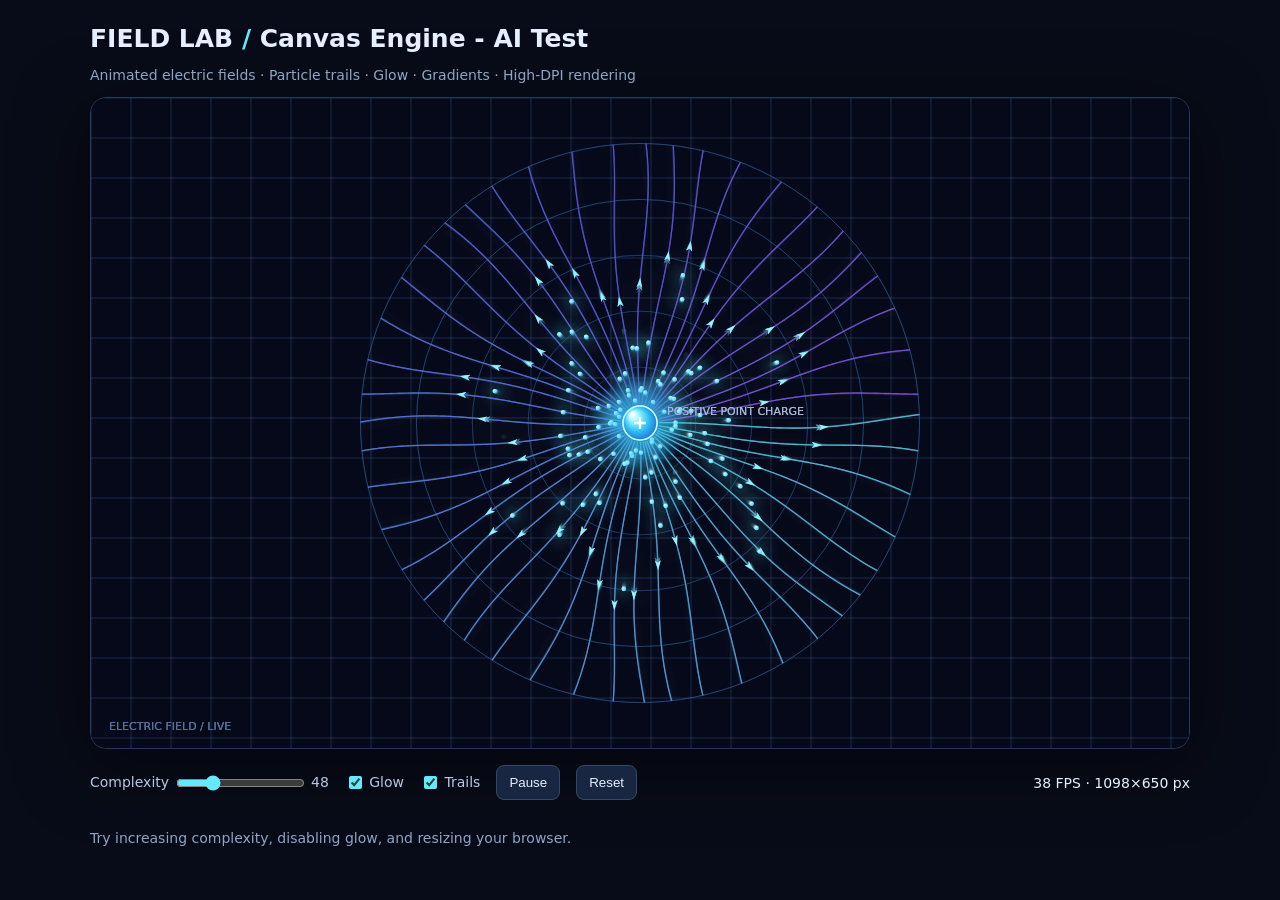
<file: canvas-test.html>
<!DOCTYPE html>
<html lang="en">
<head>
<meta charset="UTF-8">
<meta name="viewport" content="width=device-width, initial-scale=1">
<title>Canvas Graphics Lab - AI</title>
<style>
  * { box-sizing: border-box; }
  body {
    margin: 0;
    background: #080c18;
    color: #e5efff;
    font: 14px system-ui, sans-serif;
    padding: 24px;
  }
  main { max-width: 1100px; margin: auto; }
  h1 { font-size: 25px; margin: 0 0 6px; }
  p { color: #91a4c5; }
  .stage {
    overflow: hidden;
    border: 1px solid #283858;
    border-radius: 16px;
    box-shadow: 0 15px 70px #0008;
    background: #0a1022;
  }
  canvas { display: block; width: 100%; }
  .controls {
    display: flex; flex-wrap: wrap; gap: 16px;
    align-items: center; padding: 16px 0;
  }
  button, select {
    color: #e5efff; background: #182642;
    border: 1px solid #344968; border-radius: 8px;
    padding: 9px 12px; cursor: pointer;
  }
  label { color: #b7c7e3; }
  input { vertical-align: middle; accent-color: #64e9ff; }
  #stats { margin-left: auto; font-variant-numeric: tabular-nums; }
</style>
</head>
<body>
<main>
  <h1>FIELD LAB <span style="color:#65e8ff">/</span> Canvas Engine - AI Test</h1>
  <p>Animated electric fields · Particle trails · Glow · Gradients · High-DPI rendering</p>

  <div class="stage">
    <canvas id="scene"></canvas>
  </div>

  <div class="controls">
    <label>Complexity
      <input id="amount" type="range" min="8" max="160" value="48">
      <span id="amountText">48</span>
    </label>
    <label><input id="glow" type="checkbox" checked> Glow</label>
    <label><input id="trails" type="checkbox" checked> Trails</label>
    <button id="pause">Pause</button>
    <button id="reset">Reset</button>
    <span id="stats">Starting…</span>
  </div>
  <p>Try increasing complexity, disabling glow, and resizing your browser.</p>
</main>

<script>
const canvas = document.querySelector("#scene");
const ctx = canvas.getContext("2d");
const amount = document.querySelector("#amount");
const glow = document.querySelector("#glow");
const trails = document.querySelector("#trails");
const stats = document.querySelector("#stats");

let w = 0, h = 0, dpr = 1, time = 0, paused = false;
let last = performance.now(), frames = 0, fps = 0, lastStats = 0;

function resize() {
  const rect = canvas.getBoundingClientRect();
  w = rect.width;
  h = Math.min(650, w * 0.61);
  dpr = Math.min(window.devicePixelRatio || 1, 2);
  canvas.width = Math.round(w * dpr);
  canvas.height = Math.round(h * dpr);
  canvas.style.height = h + "px";
  ctx.setTransform(dpr, 0, 0, dpr, 0, 0);
}
window.addEventListener("resize", resize);
resize();

function line(x1, y1, x2, y2, color, width=1) {
  ctx.beginPath();
  ctx.moveTo(x1, y1);
  ctx.lineTo(x2, y2);
  ctx.strokeStyle = color;
  ctx.lineWidth = width;
  ctx.stroke();
}

function arrow(x, y, angle, size, color) {
  ctx.save();
  ctx.translate(x, y);
  ctx.rotate(angle);
  ctx.beginPath();
  ctx.moveTo(size, 0);
  ctx.lineTo(-size, size * .58);
  ctx.lineTo(-size * .5, 0);
  ctx.lineTo(-size, -size * .58);
  ctx.closePath();
  ctx.fillStyle = color;
  ctx.fill();
  ctx.restore();
}

function fieldLine(cx, cy, r, a, t, index) {
  // Slightly bend the radial line to create a flowing field.
  const points = [];
  const end = Math.min(r, Math.min(w, h) * .43);
  for (let i = 0; i <= 90; i++) {
    const d = 19 + (end - 19) * i / 90;
    const bend = Math.sin(d * .018 - t * .7 + index) * d * .035;
    const angle = a + bend / Math.max(d, 1);
    points.push([
      cx + Math.cos(angle) * d,
      cy + Math.sin(angle) * d
    ]);
  }

  ctx.beginPath();
  points.forEach(([x, y], i) => {
    if (i === 0) ctx.moveTo(x, y);
    else ctx.lineTo(x, y);
  });
  ctx.strokeStyle = `hsla(${188 + index * 1.5}, 100%, 70%, .53)`;
  ctx.lineWidth = 1.15;
  ctx.stroke();

  const j = Math.floor((.52 + .12 * Math.sin(t + index)) * 90);
  const p = points[j], q = points[j + 1];
  arrow(p[0], p[1], Math.atan2(q[1]-p[1], q[0]-p[0]),
        5, "#91f5ff");
}

function particle(cx, cy, a, t, i) {
  const radius = 30 + (i % 13) * 11;
  const speed = .35 + (i % 7) * .09;
  const d = 20 + ((t * 36 * speed + i * 37) % radius);
  const angle = a + Math.sin(d * .018 - t * .7 + i) * .035;

  const x = cx + Math.cos(angle) * d;
  const y = cy + Math.sin(angle) * d;

  if (glow.checked) {
    ctx.shadowBlur = 16;
    ctx.shadowColor = "#56eaff";
  }
  const gradient = ctx.createRadialGradient(x-2,y-2,0,x,y,5);
  gradient.addColorStop(0, "#ffffff");
  gradient.addColorStop(.35, "#8af5ff");
  gradient.addColorStop(1, "#249cff");

  ctx.beginPath();
  ctx.arc(x, y, 2.2, 0, Math.PI * 2);
  ctx.fillStyle = gradient;
  ctx.fill();
  ctx.shadowBlur = 0;
}

function draw(now) {
  requestAnimationFrame(draw);
  const dt = Math.min((now - last) / 1000, .05);
  last = now;
  if (!paused) time += dt;

  frames++;
  if (now - lastStats > 500) {
    fps = Math.round(frames * 1000 / (now - lastStats || 1));
    frames = 0;
    lastStats = now;
    stats.textContent = `${fps} FPS · ${canvas.width}×${canvas.height} px`;
  }

  // Background and subtle grid.
  ctx.globalCompositeOperation = "source-over";
  ctx.fillStyle = trails.checked
    ? "rgba(8, 12, 27, .30)" : "#080c1b";
  ctx.fillRect(0, 0, w, h);

  ctx.lineWidth = .5;
  for (let x = 0; x < w; x += 40)
    line(x, 0, x, h, "rgba(91,133,196,.09)");
  for (let y = 0; y < h; y += 40)
    line(0, y, w, y, "rgba(91,133,196,.09)");

  const cx = w * .5, cy = h * .5;
  const radius = Math.min(w, h) * .43;
  const n = Number(amount.value);

  // Concentric rings.
  for (let i = 1; i <= 5; i++) {
    ctx.beginPath();
    ctx.arc(cx, cy, i * radius / 5, 0, Math.PI * 2);
    ctx.strokeStyle = `rgba(83, 168, 255, ${.08 + i * .015})`;
    ctx.lineWidth = 1;
    ctx.stroke();
  }

  // Field lines.
  for (let i = 0; i < n; i++) {
    const a = i * Math.PI * 2 / n;
    fieldLine(cx, cy, radius, a, time, i);
  }

  // Moving particles.
  for (let i = 0; i < n * 2; i++) {
    particle(cx, cy, i * Math.PI * 2 / (n * 2), time, i);
  }

  // Soft, layered central glow.
  if (glow.checked) {
    const g = ctx.createRadialGradient(cx, cy, 2, cx, cy, 48);
    g.addColorStop(0, "rgba(96,245,255,.48)");
    g.addColorStop(.35, "rgba(37,153,255,.17)");
    g.addColorStop(1, "rgba(37,153,255,0)");
    ctx.fillStyle = g;
    ctx.beginPath();
    ctx.arc(cx, cy, 48, 0, Math.PI * 2);
    ctx.fill();
  }

  // Charge body: gradient, outline, specular highlight.
  const body = ctx.createRadialGradient(cx-8, cy-9, 1, cx, cy, 20);
  body.addColorStop(0, "#ffffff");
  body.addColorStop(.17, "#b7faff");
  body.addColorStop(.55, "#36c7f4");
  body.addColorStop(1, "#1761d6");

  if (glow.checked) {
    ctx.shadowColor = "#38dfff";
    ctx.shadowBlur = 30;
  }
  ctx.beginPath();
  ctx.arc(cx, cy, 17, 0, Math.PI * 2);
  ctx.fillStyle = body;
  ctx.fill();
  ctx.shadowBlur = 0;
  ctx.strokeStyle = "#d1fcff";
  ctx.lineWidth = 1.5;
  ctx.stroke();

  // Crisp charge symbol.
  line(cx-6, cy, cx+6, cy, "#ffffff", 2.5);
  line(cx, cy-6, cx, cy+6, "#ffffff", 2.5);

  ctx.fillStyle = "#a8badc";
  ctx.font = "11px system-ui";
  ctx.fillText("POSITIVE POINT CHARGE", cx + 27, cy - 8);
  ctx.fillStyle = "#59749f";
  ctx.fillText("ELECTRIC FIELD / LIVE", 18, h - 18);
}

amount.addEventListener("input", () => {
  document.querySelector("#amountText").textContent = amount.value;
});
document.querySelector("#pause").onclick = () => {
  paused = !paused;
  document.querySelector("#pause").textContent = paused ? "Resume" : "Pause";
};
document.querySelector("#reset").onclick = () => {
  time = 0;
  ctx.clearRect(0, 0, w, h);
};

requestAnimationFrame(draw);
</script>
</body>
</html>
</file>
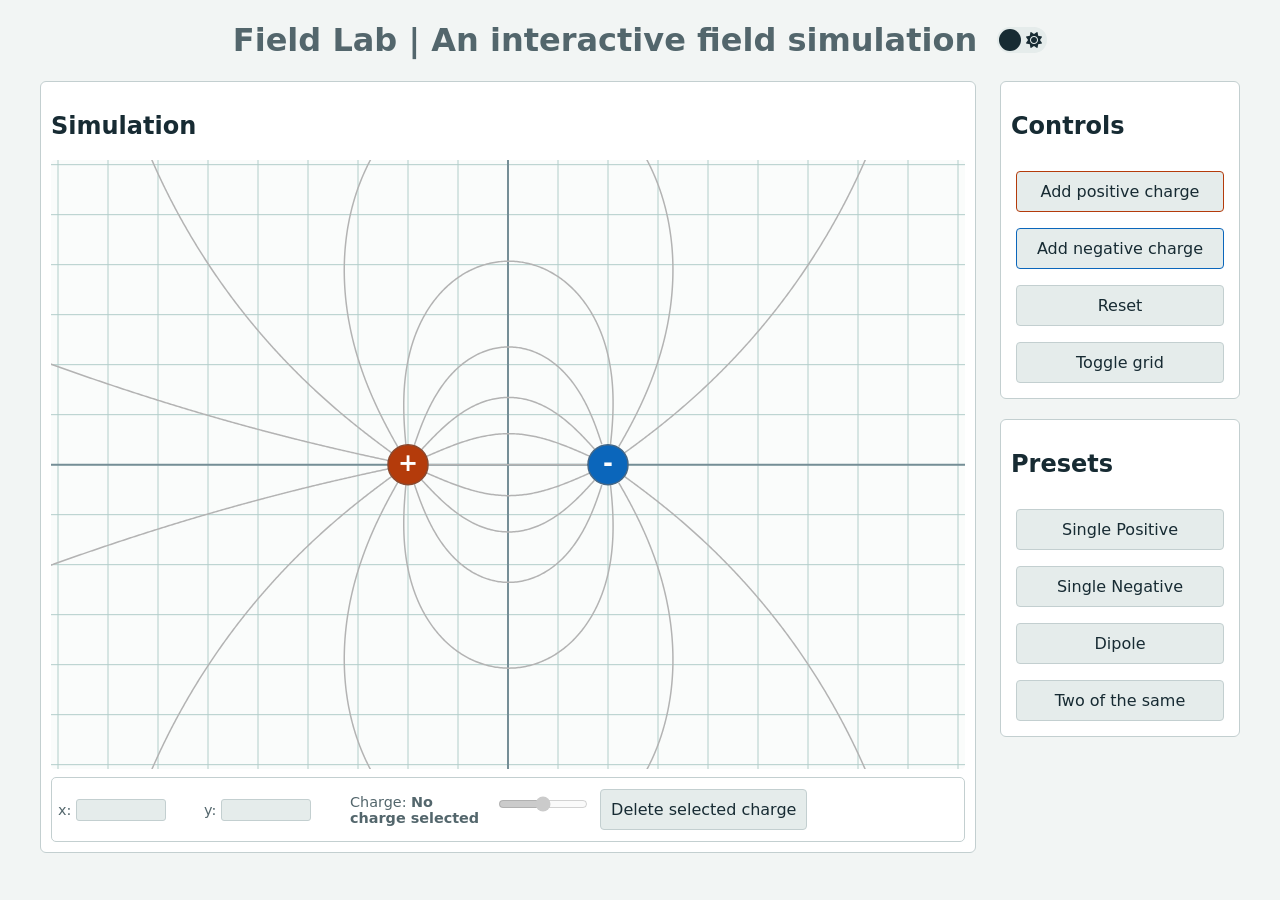
<file: index-mb.html>
<!DOCTYPE html>
<html lang="en" data-theme="light">
<head>
    <meta charset="UTF-8">
    <meta name="viewport" content="width=device-width, initial-scale=1.0">
    <title>FieldLab</title>
    <link rel="stylesheet" href="./style-mb.css">
    <link rel="stylesheet" href="https://cdnjs.cloudflare.com/ajax/libs/font-awesome/6.5.1/css/all.min.css">
    <link rel="icon" href="./FieldLab.svg" type="image/svg+xml">
</head>
<body>
    <div id="heading">
        <span>
            <h1>Field Lab | An interactive field simulation</h1>
        </span>
        <aside>
            <div>
                <input type="checkbox" class="checkbox" id="theme-checkbox">
                <label for="theme-checkbox" class="checkbox-label">
                    <i class="fas fa-moon"></i>
                    <i class="fas fa-sun"></i>
                    <span class="ball"></span>
                </label>
            </div>
        </aside>
    </div>
    <main class="simulation-layout">
        <section class="canvas-panel">
            <h2>Simulation</h2>
            <canvas id="field-canvas" width="600" height="400"></canvas>
            <section class="info-panel">
                <label class="info-panel-label">
                    x:
                    <input type="number" id="x-coordinate" step="0.1">
                </label>

                <label class="info-panel-label">
                    y:
                    <input type="number" id="y-coordinate" step="0.1">
                </label>

                <label class="info-panel-label">
                    Charge:
                    <span id="charge-value">No charge selected</span>
                </label>
                <section class="selected-charge">
                <input id="charge-slider" type="range" min="-5" max="5" step="0.1" disabled>
                <button id="delete-charge" disabled>
                    Delete selected charge
                </button>
            </section>
            </section>
        </section>
        <aside class="aside-panel">
            <div class="control-panel">
            <h2>Controls</h2>
            <button id="add-charge-positive">Add positive charge</button>
            <button id="add-charge-negative">Add negative charge</button>
            <button id="reset-button">Reset</button>
            <button id="grid-toggle">Toggle grid</button>
            </div>
            <div class="preset-panel">
            <h2>Presets</h2>
            <button id="single-positive-preset">Single Positive</button>
            <button id="single-negative-preset">Single Negative</button>
            <button id="dipole-preset">Dipole</button>
            <button id="two-same-preset">Two of the same</button>
            </div>
        </aside>
    </main>
    <script src="main.js"></script>
</body>
</html>
</file>
<file: style-mb.css>
:root{
    --positive: #b43b0b;
    --positive-bd: #8a482e;
    --negative: #0b66bb;
    --negative-bd: #436686;
    --neutral: #505050;
    --neutral-bd: #606060;
}
:root[data-theme="dark"] {
    color-scheme: dark;

    --bg: #06141B;
    --panel: #11212D;
    --surface: #253745;
    --border: #4A5C6A;
    --text-muted: #9BA8AB;
    --text: #CCD0CD;
    --canvas-bg: #253745;
    --grid: #38607c;
    --axis: #276472;
    --field-lines: #798999;
}

:root[data-theme="light"] {
    color-scheme: light;

    --bg: #f2f5f4;
    --panel: #FFFFFF;
    --surface: #E5ECEB;
    --border: #C3CFD0;
    --text-muted: #53666C;
    --text: #172B33;
    --canvas-bg: #FAFCFB;
    --grid: #b2ceca;
    --axis: #758e96;
    --field-lines: #b3b3b3;
}


* {
    box-sizing: border-box;
}


body {
    margin: 0;
    min-height: 100vh;

    display: flex;
    flex-direction: column;
    align-items: center;

    background: var(--bg);
    color: var(--text);
    font-family: system-ui, sans-serif;
    transition: background 0.3s, color 0.3s;
}

header {
    width: min(100% - 32px, 1200px);
    margin: 24px auto;

    display: flex;
    align-items: center;
    justify-content: space-between;
    gap: 16px;
}
/* from ... */
.checkbox {
  opacity: 0;
  position: absolute;
}
.checkbox-label {
  background-color: var(--surface);
  width: 50px;
  height: 26px;
  border-radius: 50px;
  position: relative;
  padding: 5px;
  cursor: pointer;
  display: flex;
  justify-content: space-between;
  align-items: center;
}

.checkbox-label .ball {
  background-color: var(--text);
  width: 22px;
  height: 22px;
  position: absolute;
  left: 2px;
  top: 2px;
  border-radius: 50%;
  transition: transform 0.2s linear;
}

.checkbox:checked + .checkbox-label .ball {
  transform: translateX(24px);
}

.fa-moon,
.fa-sun {color: var(--text);
}
/* --- */

.simulation-layout {
    display: grid;
    grid-template-columns: minmax(0, 1fr) 240px;
    gap: 24px;
    align-items: start;

    width: min(calc(100% - 32px), 1200px);
    margin: 0 auto;
}

@media (max-width: 700px) {
    .simulation-layout {
        grid-template-columns: minmax(0, 1fr);
    }
}

.canvas-panel,
.preset-panel,
.control-panel {
    background: var(--panel);
    border: 1px solid var(--border);
    border-radius: 6px;
    padding: 10px;
    transition: background 0.3s;
}

.control-panel,
.preset-panel {
    display: flex;
    flex-direction: column;
    gap: 6px;
    margin-bottom: 20px;
}

.info-panel {
    display: flex;
    flex-wrap: wrap;
    align-items: center;
    gap: 16px;

    margin-top: 8px;
    padding: 6px;

    background: var(--panel);
    border: 1px solid var(--border);
    border-radius: 5px;
    transition: background 0.3s;
}
.info-panel-label {
    display: block;
    align-items: center;
    width : 130px;

    color: var(--text-muted);
    font-size: 0.9rem;
    font-weight: 500;
}

.info-panel input {
    width: 90px;
    padding: 2px 6px;

    background: var(--surface);
    color: var(--text-muted);

    border: 1px solid var(--border);
    border-radius: 3px;

    font: inherit;
}

.info-panel input:focus {
    outline: 2px solid var(--axis);
    outline-offset: 2px;
}

#charge-value {
    color: var(--text-muted);
    font-weight: 600;
}

h1 {
    color: var(--text-muted);
}

#heading {
    display: flex;
  align-items: center; 
  gap: 20px; 
}

p{
    font-size: 1em;
    color: var(--text);
}

button {
    padding: 10px 10px;
    margin: 5px;
    border: 1px solid var(--border);
    border-radius: 4px;
    background: var(--surface);
    color: var(--text);

    font: inherit;
    cursor: pointer;
    transition: background 0.3s;
}

button:hover {
    filter: brightness(1.12);
}

#add-charge-positive {
    border: 1px solid var(--positive);
}

#add-charge-negative {
    border: 1px solid var(--negative);
}


#field-canvas {
    display: block;
    width: 100%;
    height: auto;
    aspect-ratio: 3 / 2;
    background: var(--canvas-bg);
    border-radius: 4px;
    transition: background 0.3s;
    touch-action: none;
    cursor: grab;
}

#field-canvas:active {
    cursor: grabbing;
}
</file>
